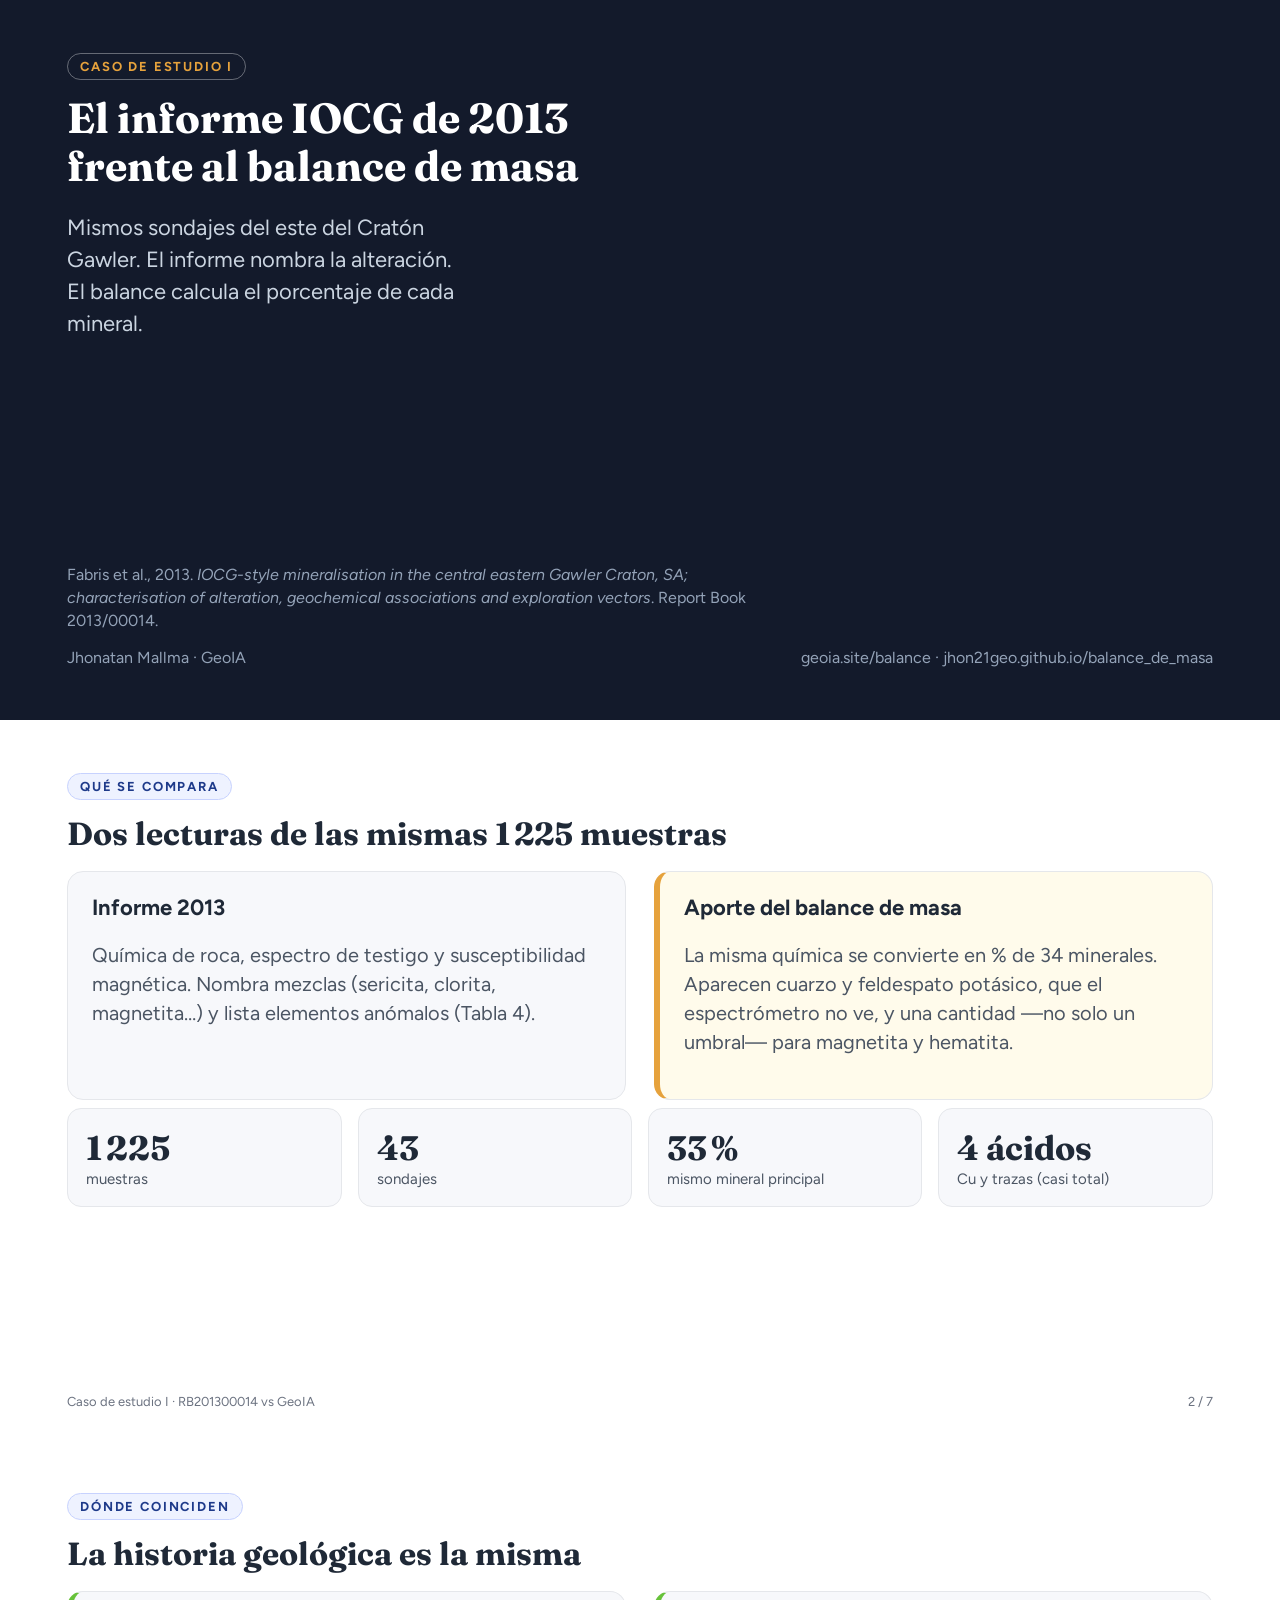
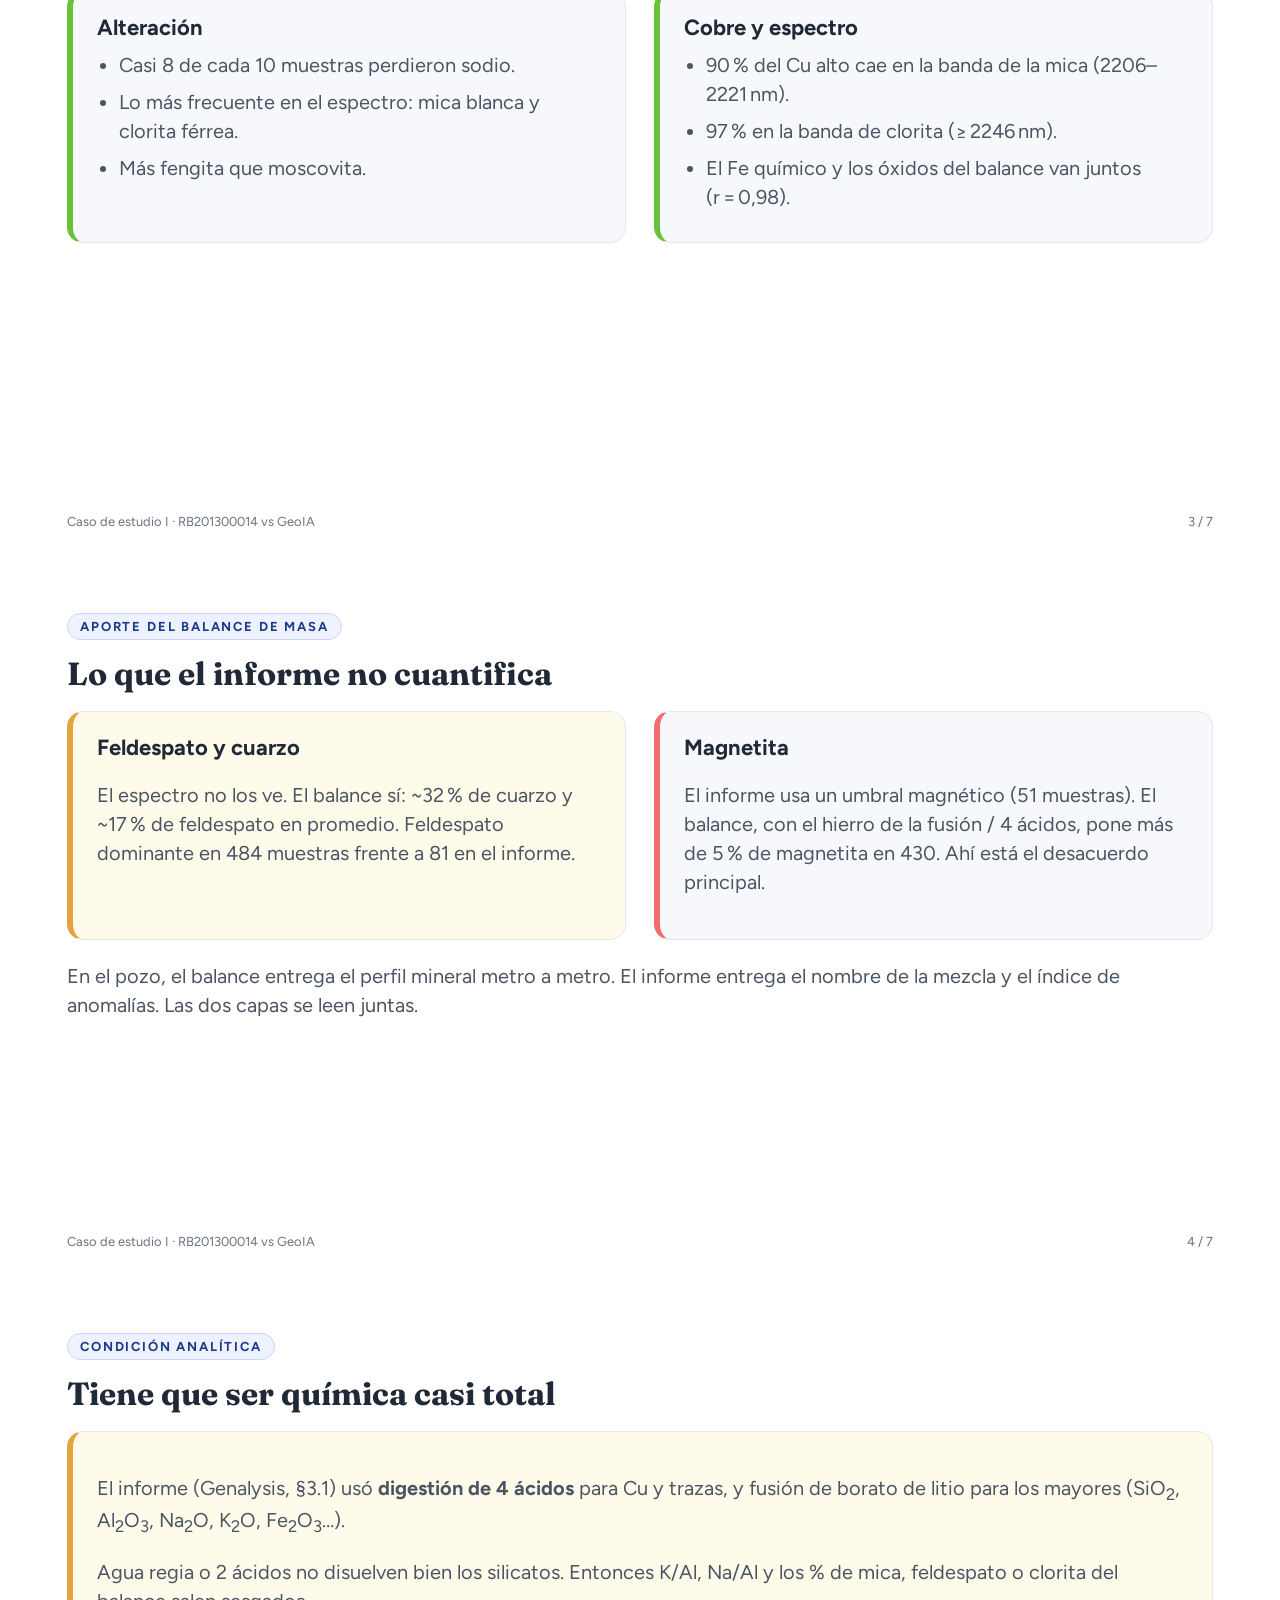
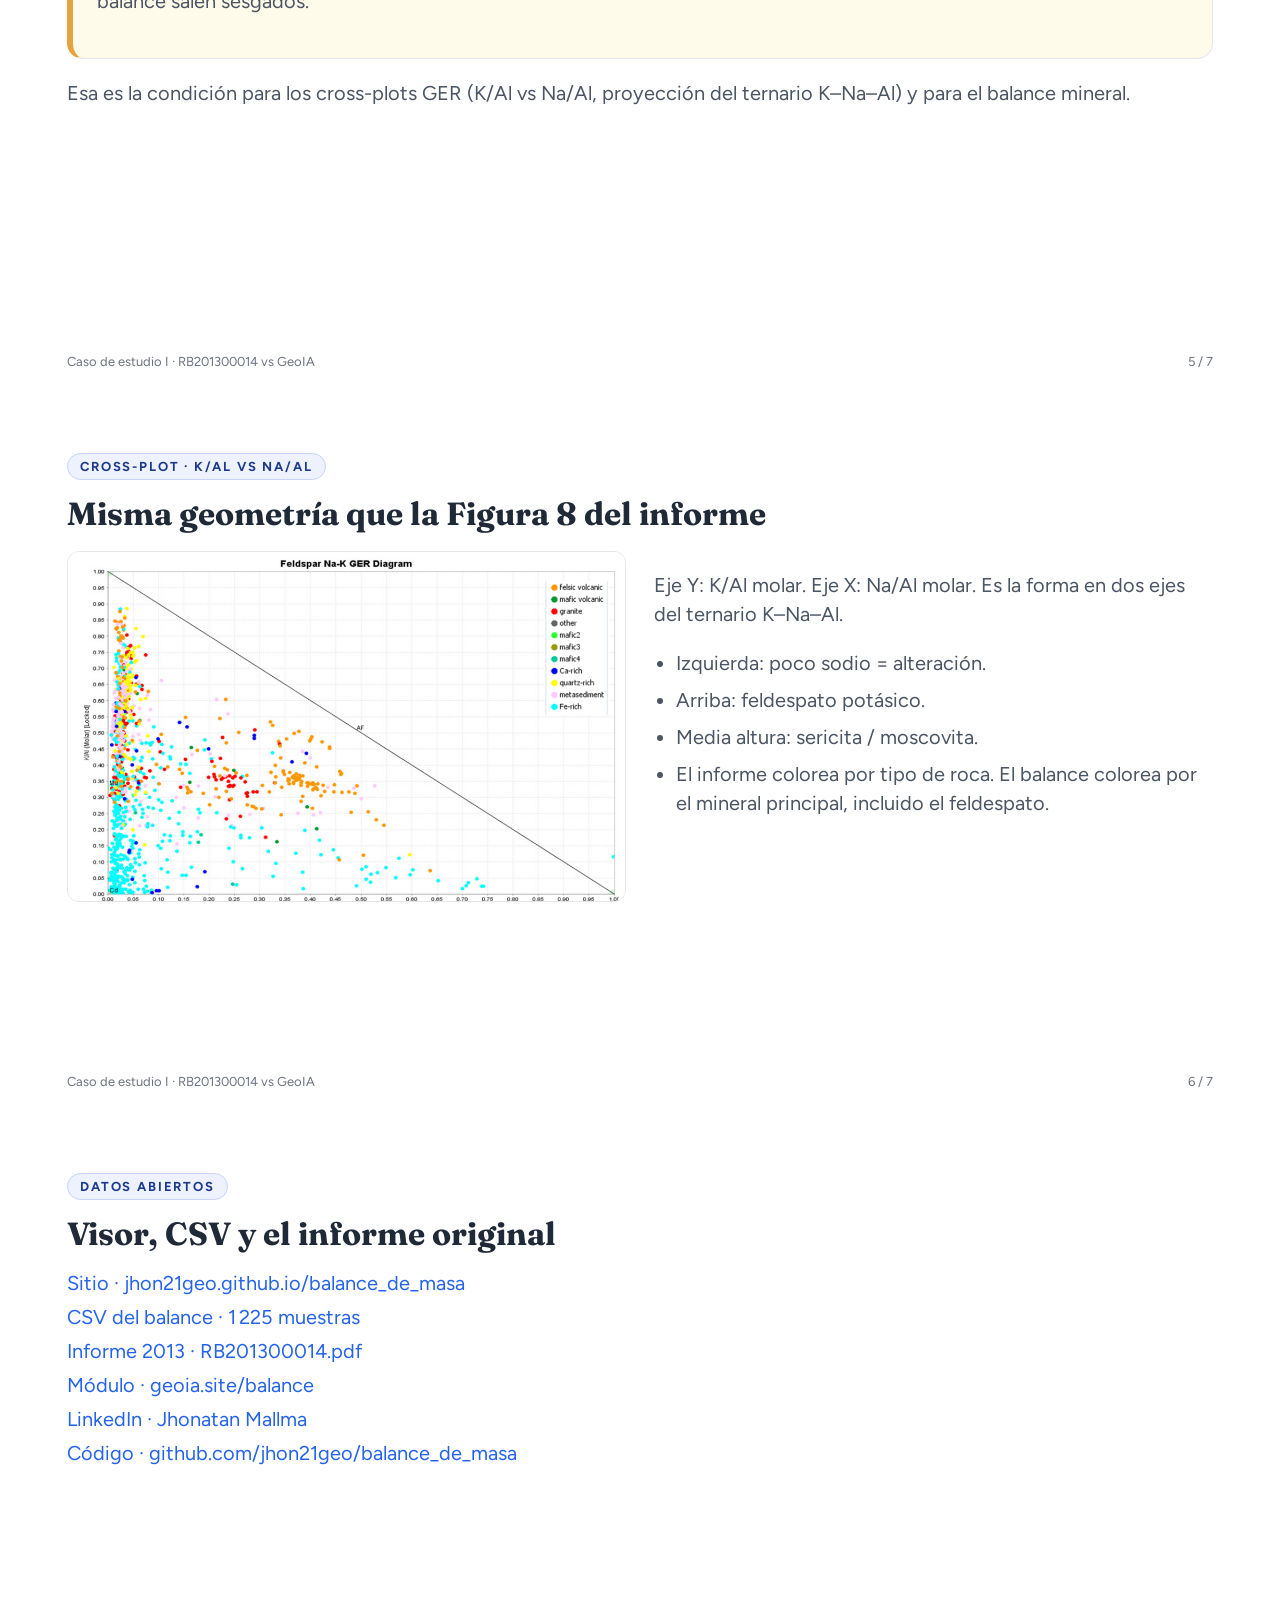
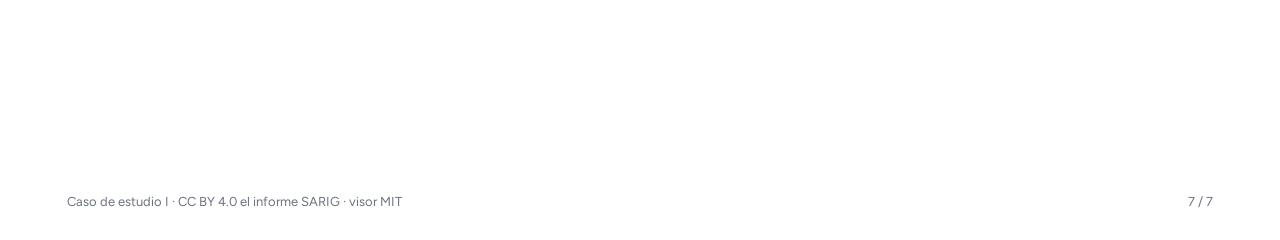
<file: docs/linkedin-caso-estudio.html>
<!DOCTYPE html>
<html lang="es">
<head>
  <meta charset="utf-8" />
  <title>Caso de estudio I · Informe 2013 vs balance de masa</title>
  <link rel="preconnect" href="https://fonts.googleapis.com" />
  <link href="https://fonts.googleapis.com/css2?family=Figtree:wght@400;600;700&family=Fraunces:opsz,wght@9..144,600;9..144,700&display=swap" rel="stylesheet" />
  <style>
    :root {
      --ink: #1f2937;
      --soft: #4b5563;
      --navy: #131a2b;
      --gold: #e6a23c;
      --ok: #166534;
      --line: #e5e7eb;
      --paper: #f7f8fb;
    }
    * { box-sizing: border-box; }
    html, body { margin: 0; padding: 0; background: #fff; color: var(--ink); font-family: Figtree, sans-serif; }
    @page { size: 13.333in 7.5in; margin: 0; }
    .slide {
      width: 13.333in;
      height: 7.5in;
      padding: 0.55in 0.7in;
      page-break-after: always;
      break-after: page;
      overflow: hidden;
      position: relative;
    }
    .slide:last-child { page-break-after: auto; }
    .kicker {
      display: inline-block;
      font-size: 13px;
      letter-spacing: 0.14em;
      text-transform: uppercase;
      font-weight: 700;
      color: #1e3a8a;
      border: 1px solid #c7d2fe;
      background: #eef2ff;
      border-radius: 999px;
      padding: 5px 12px;
      margin-bottom: 14px;
    }
    h1 { font-family: Fraunces, Georgia, serif; font-size: 42px; line-height: 1.15; margin: 0 0 16px; }
    h2 { font-family: Fraunces, Georgia, serif; font-size: 32px; margin: 0 0 18px; }
    p, li { font-size: 20px; line-height: 1.45; color: var(--soft); }
    .cover {
      background: var(--navy);
      color: #fff;
      display: flex;
      flex-direction: column;
      justify-content: space-between;
    }
    .cover h1, .cover p, .cover .kicker { color: #fff; }
    .cover .kicker { background: transparent; border-color: rgba(255,255,255,.35); color: var(--gold); }
    .cover .sub { font-size: 22px; max-width: 28ch; color: #cbd5e1; }
    .cover .cite { font-size: 16px; color: #94a3b8; max-width: 70ch; }
    .meta { display: flex; justify-content: space-between; font-size: 16px; color: #94a3b8; }
    .grid2 { display: grid; grid-template-columns: 1fr 1fr; gap: 28px; }
    .card {
      background: var(--paper);
      border: 1px solid var(--line);
      border-radius: 16px;
      padding: 22px 24px;
    }
    .card h3 { margin: 0 0 10px; font-size: 22px; }
    .card.ok { border-left: 6px solid #67c23a; }
    .card.diff { border-left: 6px solid #f56c6c; }
    .card.gold { border-left: 6px solid var(--gold); background: #fffbeb; }
    .nums { display: grid; grid-template-columns: repeat(4, 1fr); gap: 16px; margin-top: 8px; }
    .num { background: var(--paper); border-radius: 14px; padding: 18px; border: 1px solid var(--line); }
    .num b { display: block; font-family: Fraunces, serif; font-size: 34px; }
    .num span { color: var(--soft); font-size: 15px; }
    ul { margin: 0; padding-left: 22px; }
    li { margin: 8px 0; }
    .fig {
      max-height: 4.6in;
      width: 100%;
      object-fit: contain;
      background: #fff;
      border: 1px solid var(--line);
      border-radius: 12px;
    }
    .foot {
      position: absolute;
      left: 0.7in;
      right: 0.7in;
      bottom: 0.32in;
      font-size: 13px;
      color: #6b7280;
      display: flex;
      justify-content: space-between;
    }
    a { color: #2563eb; }
    .links a { display: block; margin: 10px 0; font-size: 20px; text-decoration: none; }
  </style>
</head>
<body>
  <section class="slide cover">
    <div>
      <div class="kicker">Caso de estudio I</div>
      <h1>El informe IOCG de 2013<br>frente al balance de masa</h1>
      <p class="sub">Mismos sondajes del este del Cratón Gawler. El informe nombra la alteración. El balance calcula el porcentaje de cada mineral.</p>
    </div>
    <div>
      <p class="cite">Fabris et al., 2013. <em>IOCG-style mineralisation in the central eastern Gawler Craton, SA; characterisation of alteration, geochemical associations and exploration vectors</em>. Report Book 2013/00014.</p>
      <div class="meta">
        <span>Jhonatan Mallma · GeoIA</span>
        <span>geoia.site/balance · jhon21geo.github.io/balance_de_masa</span>
      </div>
    </div>
  </section>

  <section class="slide">
    <div class="kicker">Qué se compara</div>
    <h2>Dos lecturas de las mismas 1 225 muestras</h2>
    <div class="grid2">
      <div class="card">
        <h3>Informe 2013</h3>
        <p>Química de roca, espectro de testigo y susceptibilidad magnética. Nombra mezclas (sericita, clorita, magnetita…) y lista elementos anómalos (Tabla 4).</p>
      </div>
      <div class="card gold">
        <h3>Aporte del balance de masa</h3>
        <p>La misma química se convierte en % de 34 minerales. Aparecen cuarzo y feldespato potásico, que el espectrómetro no ve, y una cantidad —no solo un umbral— para magnetita y hematita.</p>
      </div>
    </div>
    <div class="nums">
      <div class="num"><b>1 225</b><span>muestras</span></div>
      <div class="num"><b>43</b><span>sondajes</span></div>
      <div class="num"><b>33 %</b><span>mismo mineral principal</span></div>
      <div class="num"><b>4 ácidos</b><span>Cu y trazas (casi total)</span></div>
    </div>
    <div class="foot"><span>Caso de estudio I · RB201300014 vs GeoIA</span><span>2 / 7</span></div>
  </section>

  <section class="slide">
    <div class="kicker">Dónde coinciden</div>
    <h2>La historia geológica es la misma</h2>
    <div class="grid2">
      <div class="card ok">
        <h3>Alteración</h3>
        <ul>
          <li>Casi 8 de cada 10 muestras perdieron sodio.</li>
          <li>Lo más frecuente en el espectro: mica blanca y clorita férrea.</li>
          <li>Más fengita que moscovita.</li>
        </ul>
      </div>
      <div class="card ok">
        <h3>Cobre y espectro</h3>
        <ul>
          <li>90 % del Cu alto cae en la banda de la mica (2206–2221 nm).</li>
          <li>97 % en la banda de clorita (≥ 2246 nm).</li>
          <li>El Fe químico y los óxidos del balance van juntos (r = 0,98).</li>
        </ul>
      </div>
    </div>
    <div class="foot"><span>Caso de estudio I · RB201300014 vs GeoIA</span><span>3 / 7</span></div>
  </section>

  <section class="slide">
    <div class="kicker">Aporte del balance de masa</div>
    <h2>Lo que el informe no cuantifica</h2>
    <div class="grid2">
      <div class="card gold">
        <h3>Feldespato y cuarzo</h3>
        <p>El espectro no los ve. El balance sí: ~32 % de cuarzo y ~17 % de feldespato en promedio. Feldespato dominante en 484 muestras frente a 81 en el informe.</p>
      </div>
      <div class="card diff">
        <h3>Magnetita</h3>
        <p>El informe usa un umbral magnético (51 muestras). El balance, con el hierro de la fusión / 4 ácidos, pone más de 5 % de magnetita en 430. Ahí está el desacuerdo principal.</p>
      </div>
    </div>
    <p style="margin-top:22px">En el pozo, el balance entrega el perfil mineral metro a metro. El informe entrega el nombre de la mezcla y el índice de anomalías. Las dos capas se leen juntas.</p>
    <div class="foot"><span>Caso de estudio I · RB201300014 vs GeoIA</span><span>4 / 7</span></div>
  </section>

  <section class="slide">
    <div class="kicker">Condición analítica</div>
    <h2>Tiene que ser química casi total</h2>
    <div class="card gold" style="max-width:none">
      <p>El informe (Genalysis, §3.1) usó <strong>digestión de 4 ácidos</strong> para Cu y trazas, y fusión de borato de litio para los mayores (SiO<sub>2</sub>, Al<sub>2</sub>O<sub>3</sub>, Na<sub>2</sub>O, K<sub>2</sub>O, Fe<sub>2</sub>O<sub>3</sub>…).</p>
      <p>Agua regia o 2 ácidos no disuelven bien los silicatos. Entonces K/Al, Na/Al y los % de mica, feldespato o clorita del balance salen sesgados.</p>
    </div>
    <p style="margin-top:20px">Esa es la condición para los cross-plots GER (K/Al vs Na/Al, proyección del ternario K–Na–Al) y para el balance mineral.</p>
    <div class="foot"><span>Caso de estudio I · RB201300014 vs GeoIA</span><span>5 / 7</span></div>
  </section>

  <section class="slide">
    <div class="kicker">Cross-plot · K/Al vs Na/Al</div>
    <h2>Misma geometría que la Figura 8 del informe</h2>
    <div class="grid2">
      <img class="fig" src="assets/figs/fig8_ger.png" alt="Figura 8 del informe: cross-plot GER K/Al vs Na/Al" />
      <div>
        <p>Eje Y: K/Al molar. Eje X: Na/Al molar. Es la forma en dos ejes del ternario K–Na–Al.</p>
        <ul>
          <li>Izquierda: poco sodio = alteración.</li>
          <li>Arriba: feldespato potásico.</li>
          <li>Media altura: sericita / moscovita.</li>
          <li>El informe colorea por tipo de roca. El balance colorea por el mineral principal, incluido el feldespato.</li>
        </ul>
      </div>
    </div>
    <div class="foot"><span>Caso de estudio I · RB201300014 vs GeoIA</span><span>6 / 7</span></div>
  </section>

  <section class="slide">
    <div class="kicker">Datos abiertos</div>
    <h2>Visor, CSV y el informe original</h2>
    <div class="links">
      <a href="https://jhon21geo.github.io/balance_de_masa/">Sitio · jhon21geo.github.io/balance_de_masa</a>
      <a href="https://jhon21geo.github.io/balance_de_masa/Resultado_Balance_Mineral.csv">CSV del balance · 1 225 muestras</a>
      <a href="https://jhon21geo.github.io/balance_de_masa/RB201300014.pdf">Informe 2013 · RB201300014.pdf</a>
      <a href="https://geoia.site/balance/">Módulo · geoia.site/balance</a>
      <a href="https://www.linkedin.com/in/geomin">LinkedIn · Jhonatan Mallma</a>
      <a href="https://github.com/jhon21geo/balance_de_masa">Código · github.com/jhon21geo/balance_de_masa</a>
    </div>
    <div class="foot"><span>Caso de estudio I · CC BY 4.0 el informe SARIG · visor MIT</span><span>7 / 7</span></div>
  </section>
</body>
</html>
</file>
